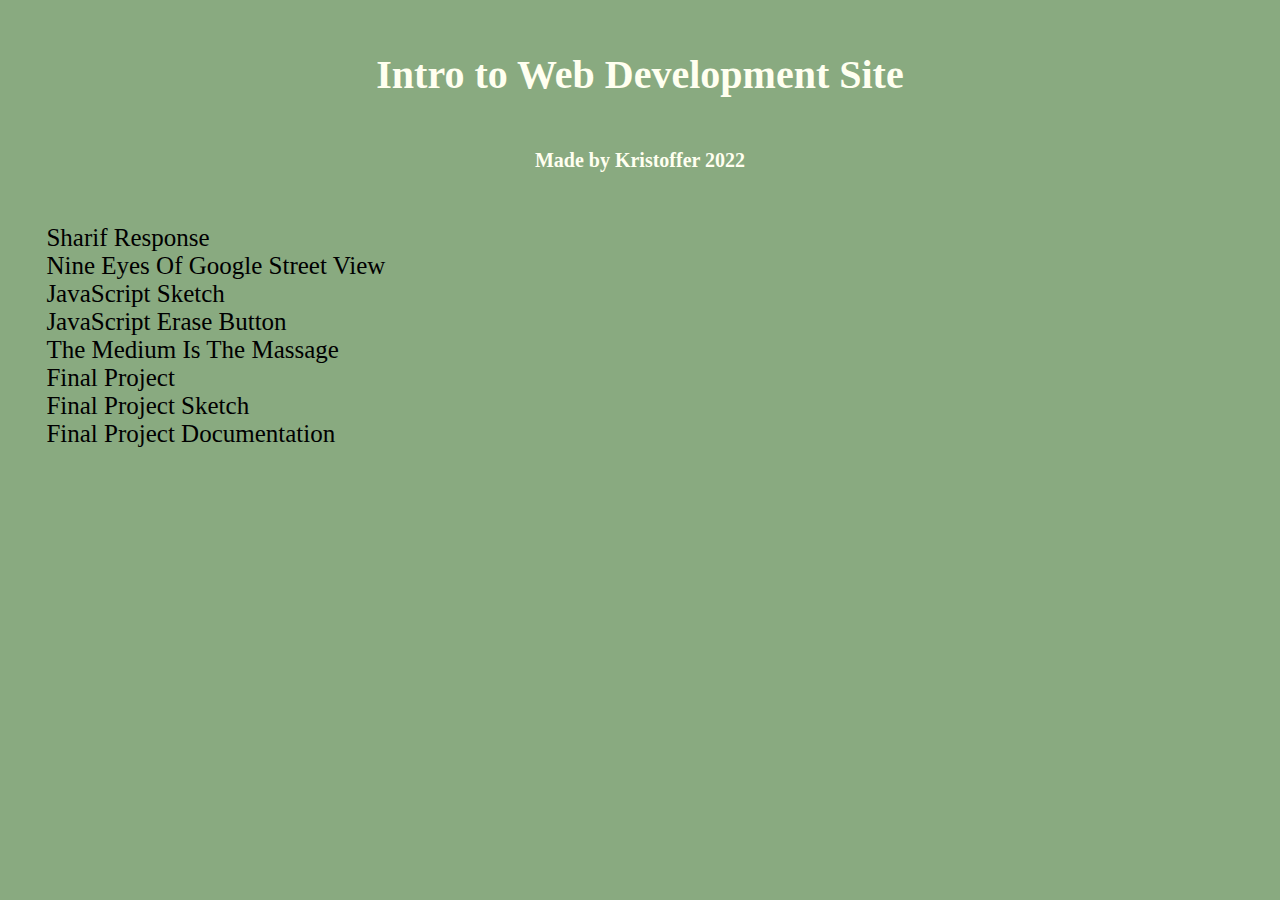
<file: index.html>
<!DOCTYPE html>
<html>
	<head>
		<meta name="viewport" content="width=device-width, initial-scale=1.0">
			<title>Kristoffer's Website</title>
		<style type=”text/css”></style>
			<link rel="stylesheet" href="index1.css">
	</head>
	<body>
		<header>
			<h1>Intro to Web Development Site </h1>
			<h2>Made by Kristoffer 2022</h2>
		</header>


		<main>
			
			<li><a href="./Sub pages/week05.html">Sharif Response</a></li>
			<li><a href="./Sub pages/index.html">Nine Eyes of Google Street View</a></li>
			<li><a href="./Sub pages/mySketch.html">JavaScript sketch</a></li>
			<li><a href="./Sub pages/erasebutton.html">JavaScript Erase Button</a></li>
			<li><a href="./Sub pages/TheMediumIsTheMassage2.html">The Medium is the Massage</a></li>
			<li><a href="./Sub pages/finalproject.html">Final Project</a></li>
			<li><a href="./Sub pages/final2.html">Final Project Sketch</a></li>
			<li><a href="./Sub pages/finalDoc.html">Final Project Documentation</a></li>
		
		</main>


	</body>

</html>
</file>
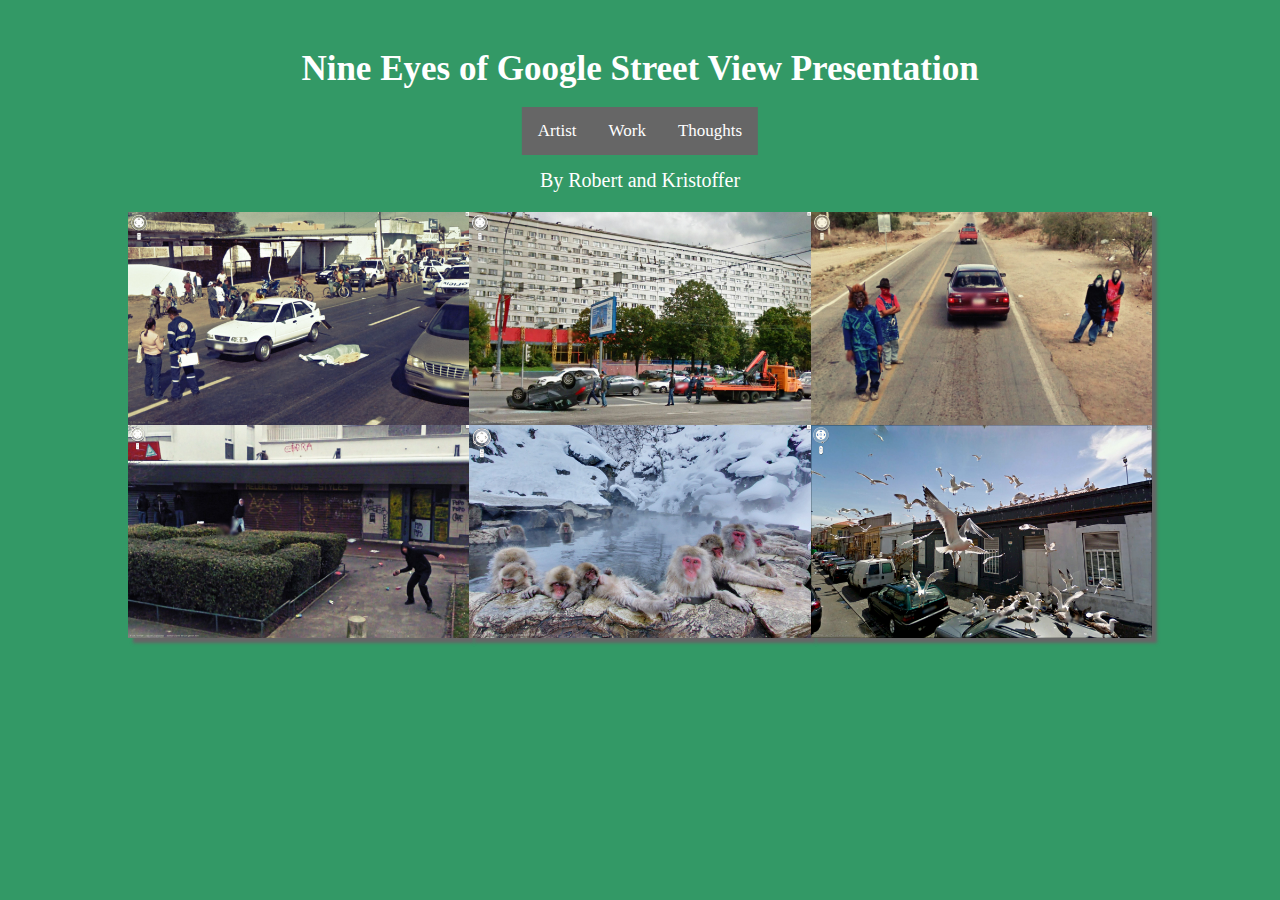
<file: Sub pages/index.html>
<!DOCTYPE html>
<html>
<head>
	<meta name="viewport" content="width=device-width, initial-scale=1.0">
		<title></title>
	<style type=”text/css”></style>
		<link rel="stylesheet" href="stylesheet.css">

</head>
<br>
<body>
	<header>
		<h1><a href="index.html">Nine Eyes of Google Street View Presentation</h1></a>
	</header>
<br/>

	<div class="center">
		<div class="topnav">
			<a href="Artist.html">Artist</a>
  			<a href="Work.html">Work</a>
  			<a href="Thoughts.html">Thoughts</a>
		</div>
	</div>
    <br>
        <p id="Creators">By Robert and Kristoffer</p>

<div class="frontpageimages">
    <img src="pic1.jpeg" id="frontpageimage1">

    <img src="pic2.jpeg" id="frontpageimage2">
    
    <img src="pic3.jpeg" id="frontpageimage3">

    <img src="pic4.jpeg" id="frontpageimage4">

    <img src="pic5.jpeg" id="frontpageimage5">

	<img src="pic6.jpg" id="frontpageimage6">
</div>











	

</body>
</html>
</file>
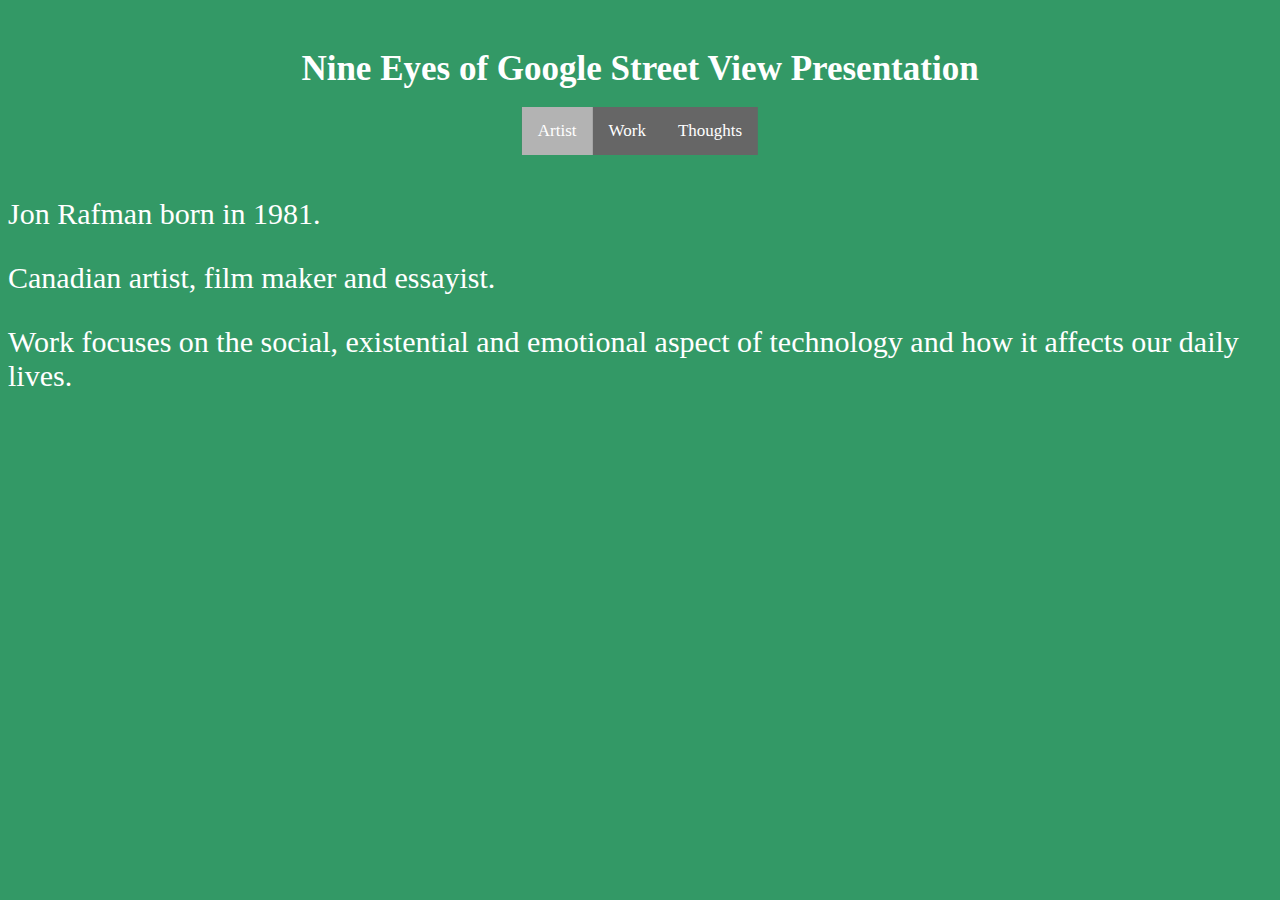
<file: Sub pages/Artist.html>
<!DOCTYPE html>
<html>
<head>
	<meta name="viewport" content="width=device-width, initial-scale=1.0">
		<title></title>
	<style type=”text/css”></style>
		<link rel="stylesheet" href="stylesheet.css">

</head>
<br>
<body>
	<header>
		<h1><a href="index.html">Nine Eyes of Google Street View Presentation</h1></a>
	</header>
<br/>

	<div class="center">
		<div class="topnav">
			<a class="active" href="Artist.html">Artist</a>
  			<a href="Work.html">Work</a>
  			<a href="Thoughts.html">Thoughts</a>
		</div>
	</div>

	<br>
	<br>

	<p>Jon Rafman born in 1981.</p>

	<p>Canadian artist, film maker and essayist.</p>

	<p>Work focuses on the social, existential and emotional aspect of technology and how it affects our daily lives.</p>



<br>
<br>
	

</body>
</html>
</file>
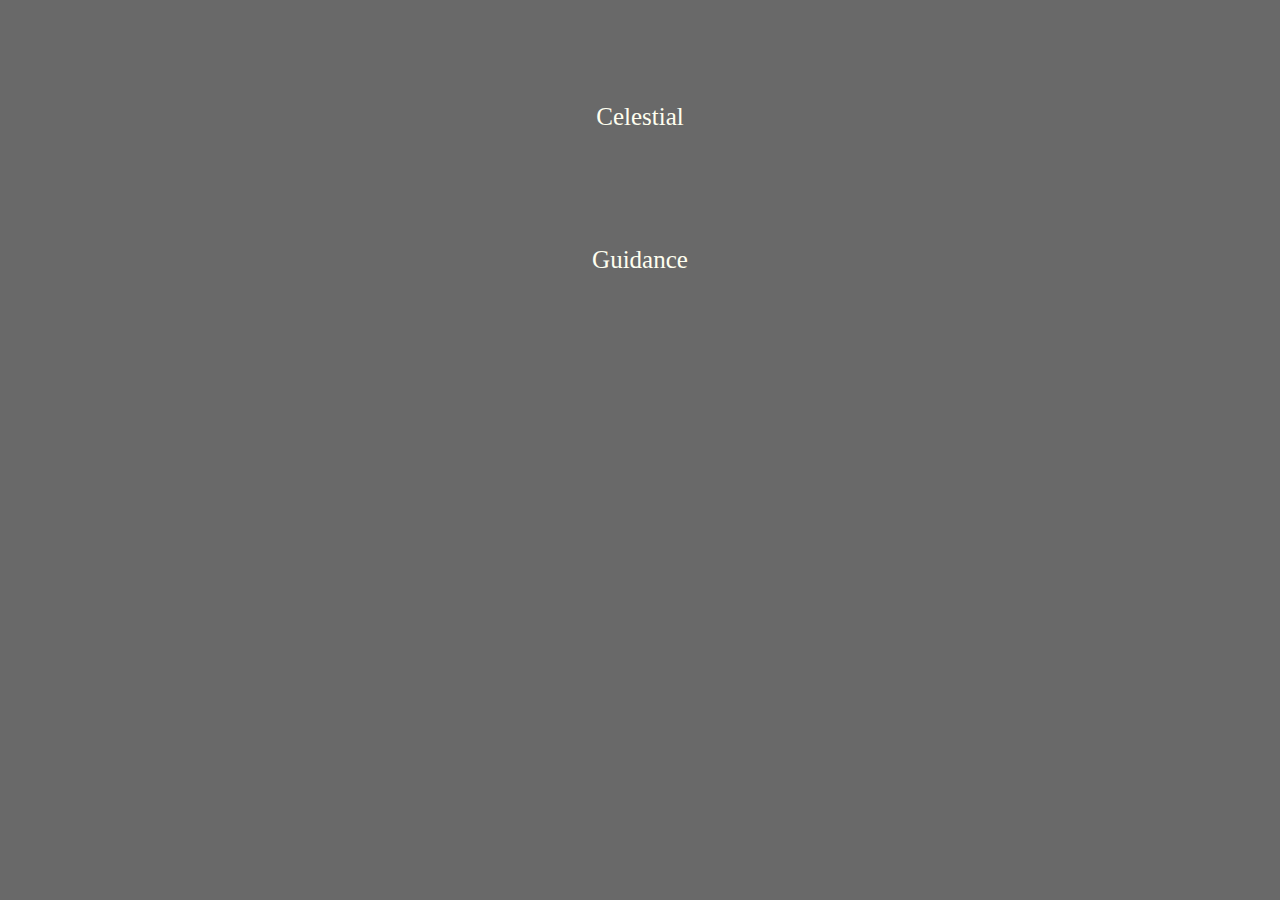
<file: Sub pages/celestialguidance.html>
<!DOCTYPE html>
<html>
	<head>
		<meta name="viewport" content="width=device-width, initial-scale=1.0">
			<title>Celestial Guidance</title>
		<style type=”text/css”></style>
			<link rel="stylesheet" href="week05.css">
	</head>
<br>
	<body>
		
		<p>Celestial</p>
			
		<p>Guidance</p>
			

	</body>
</html>
</file>
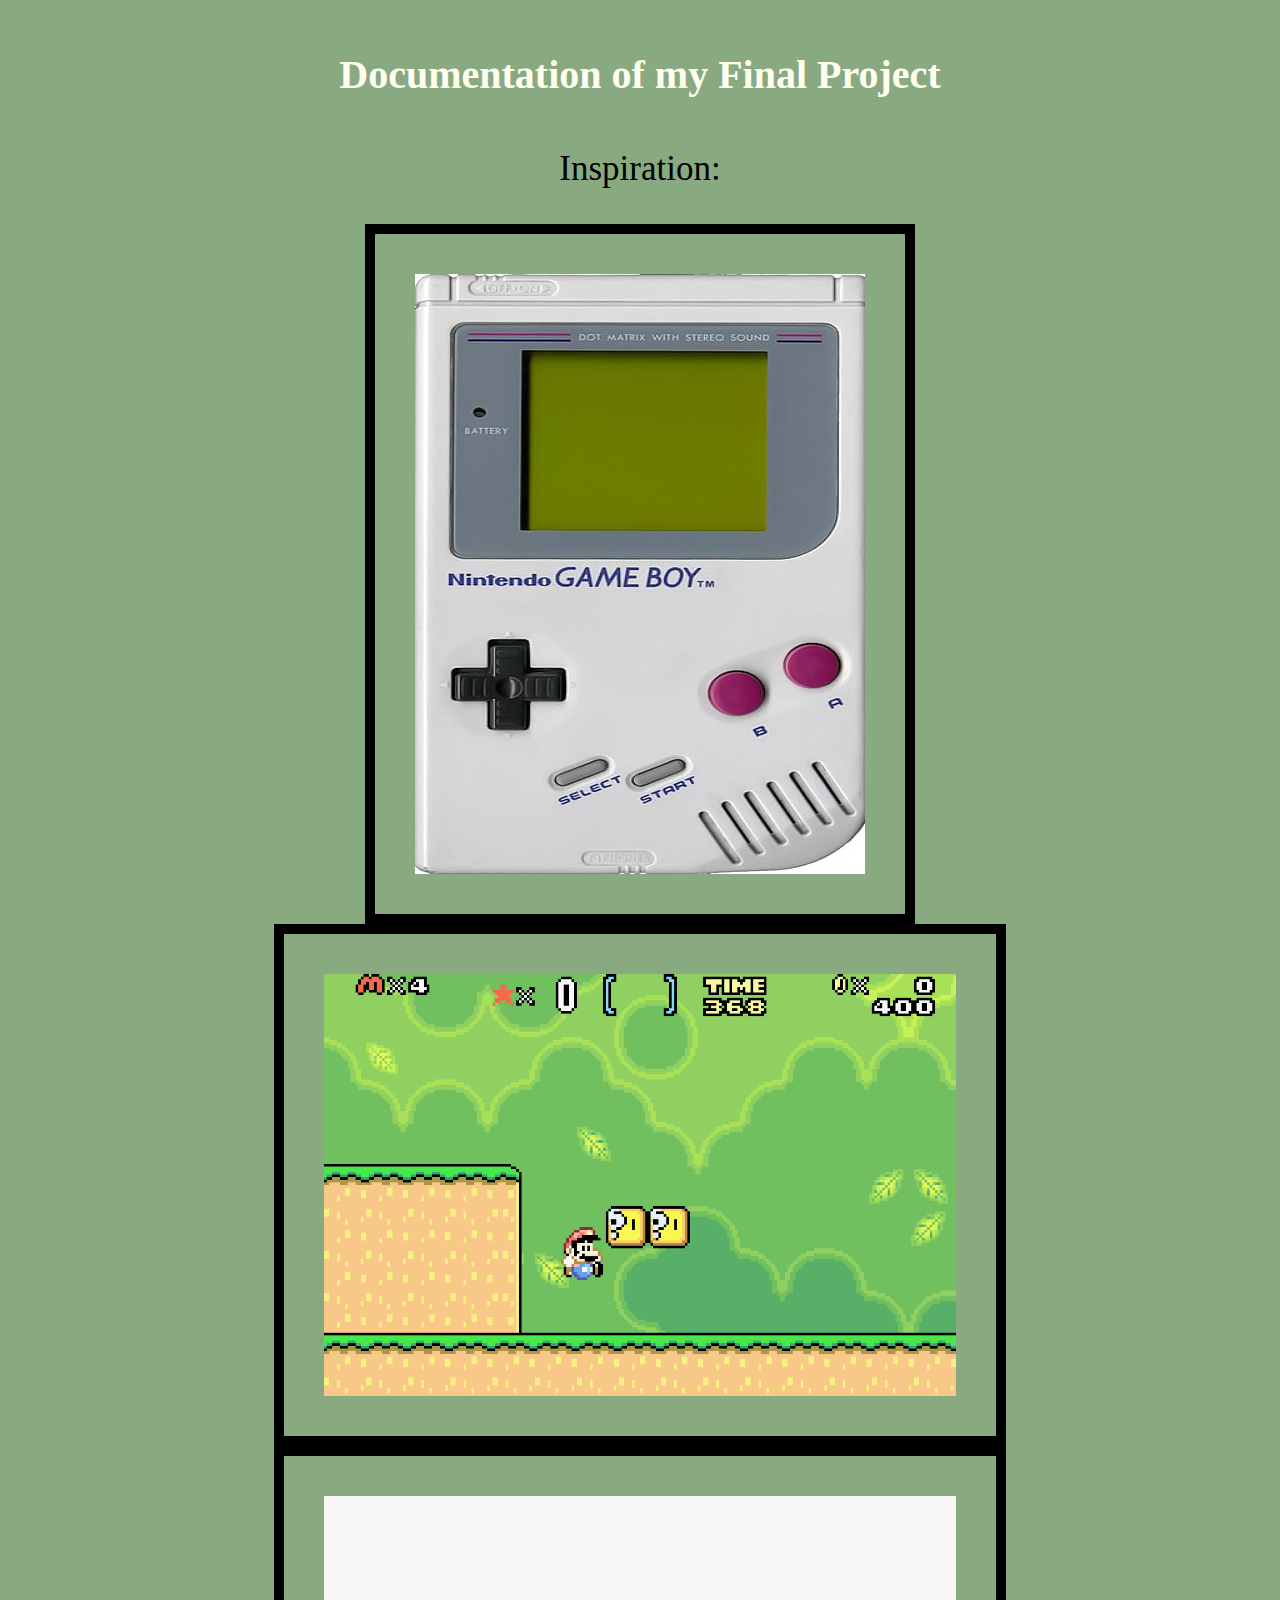
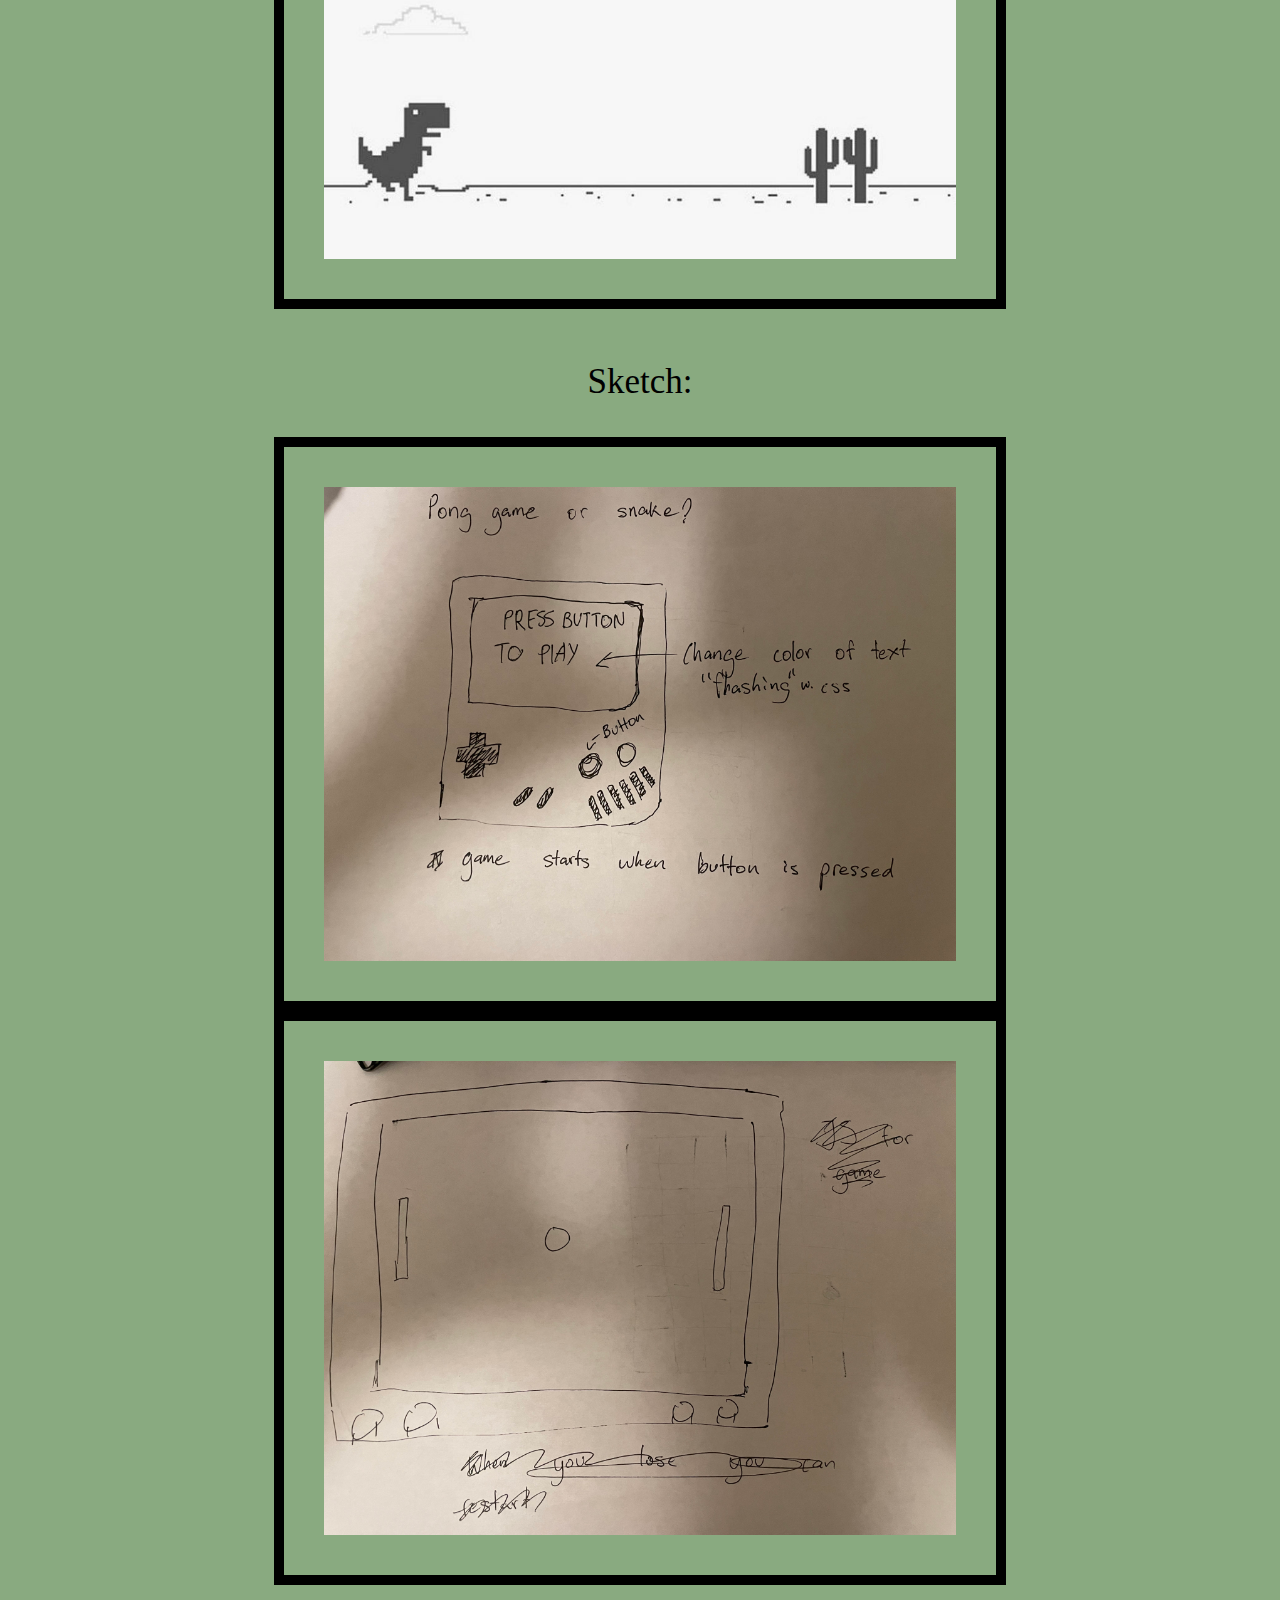
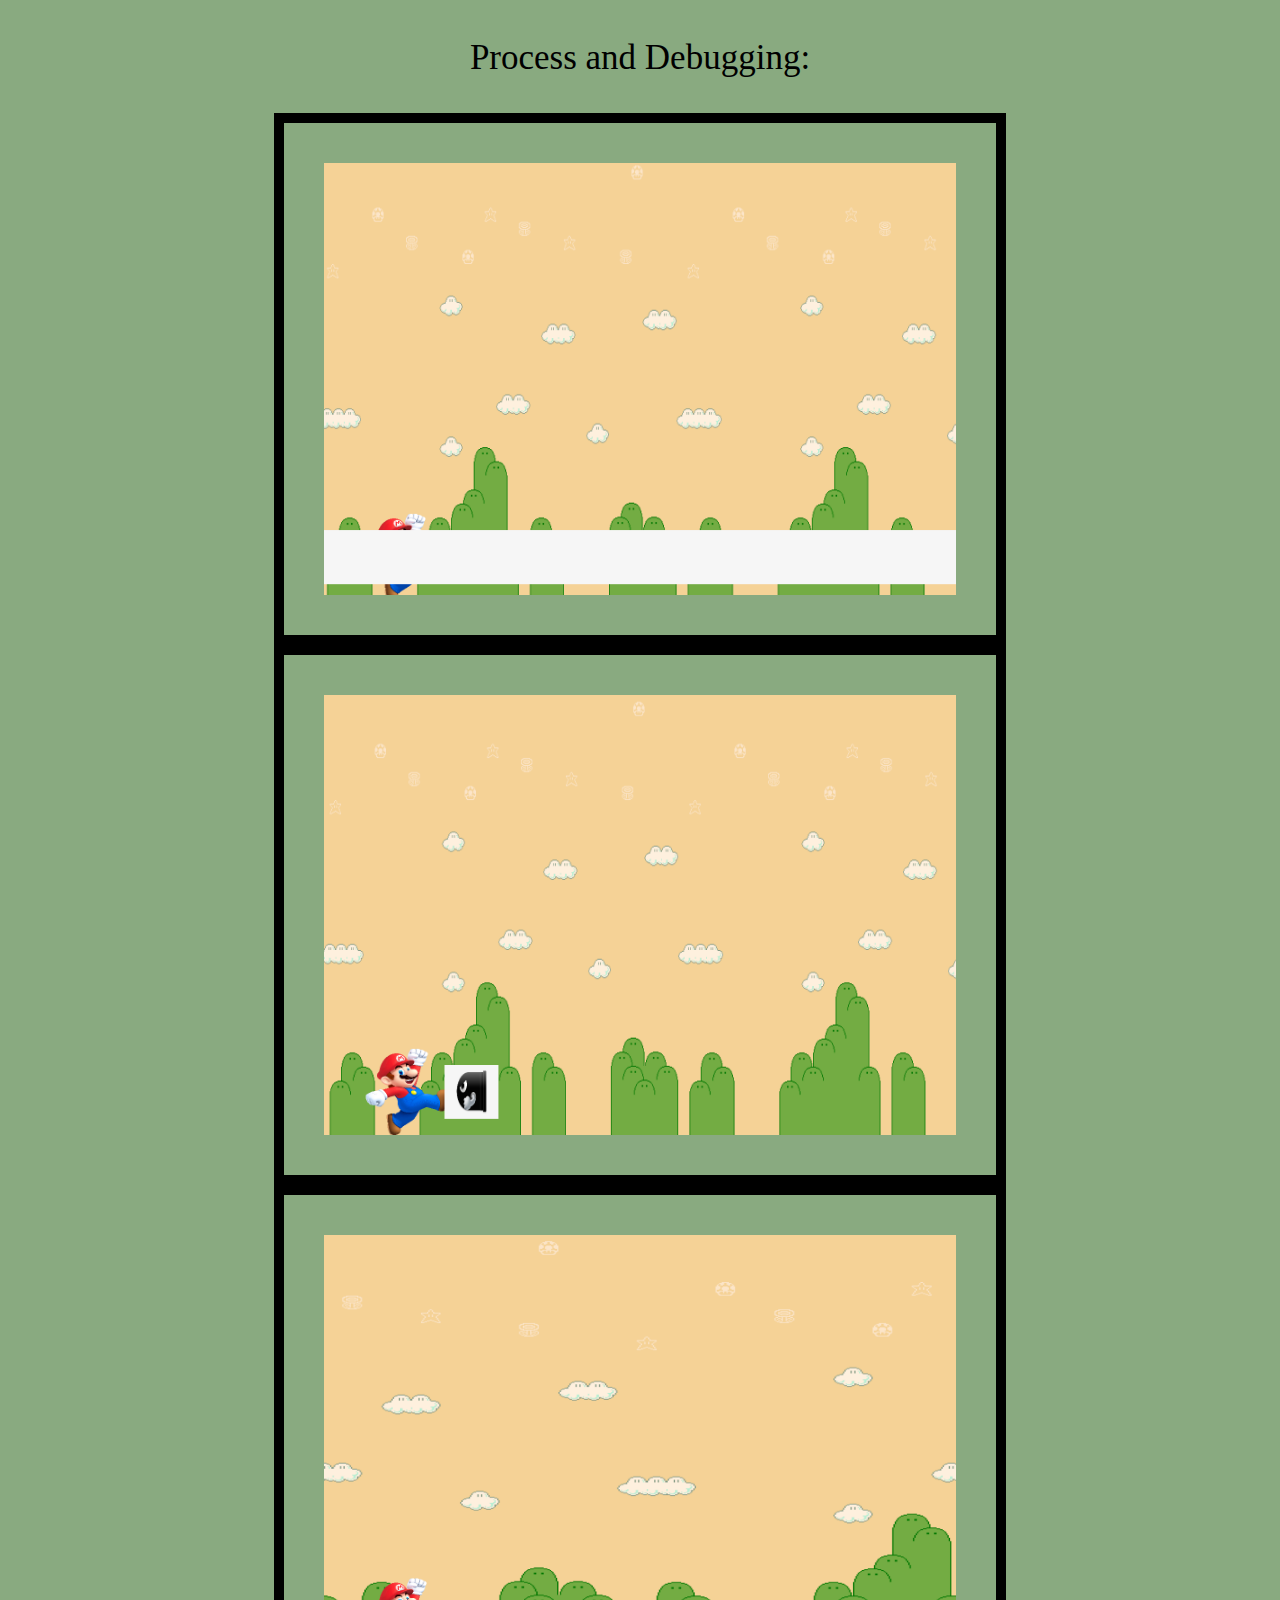
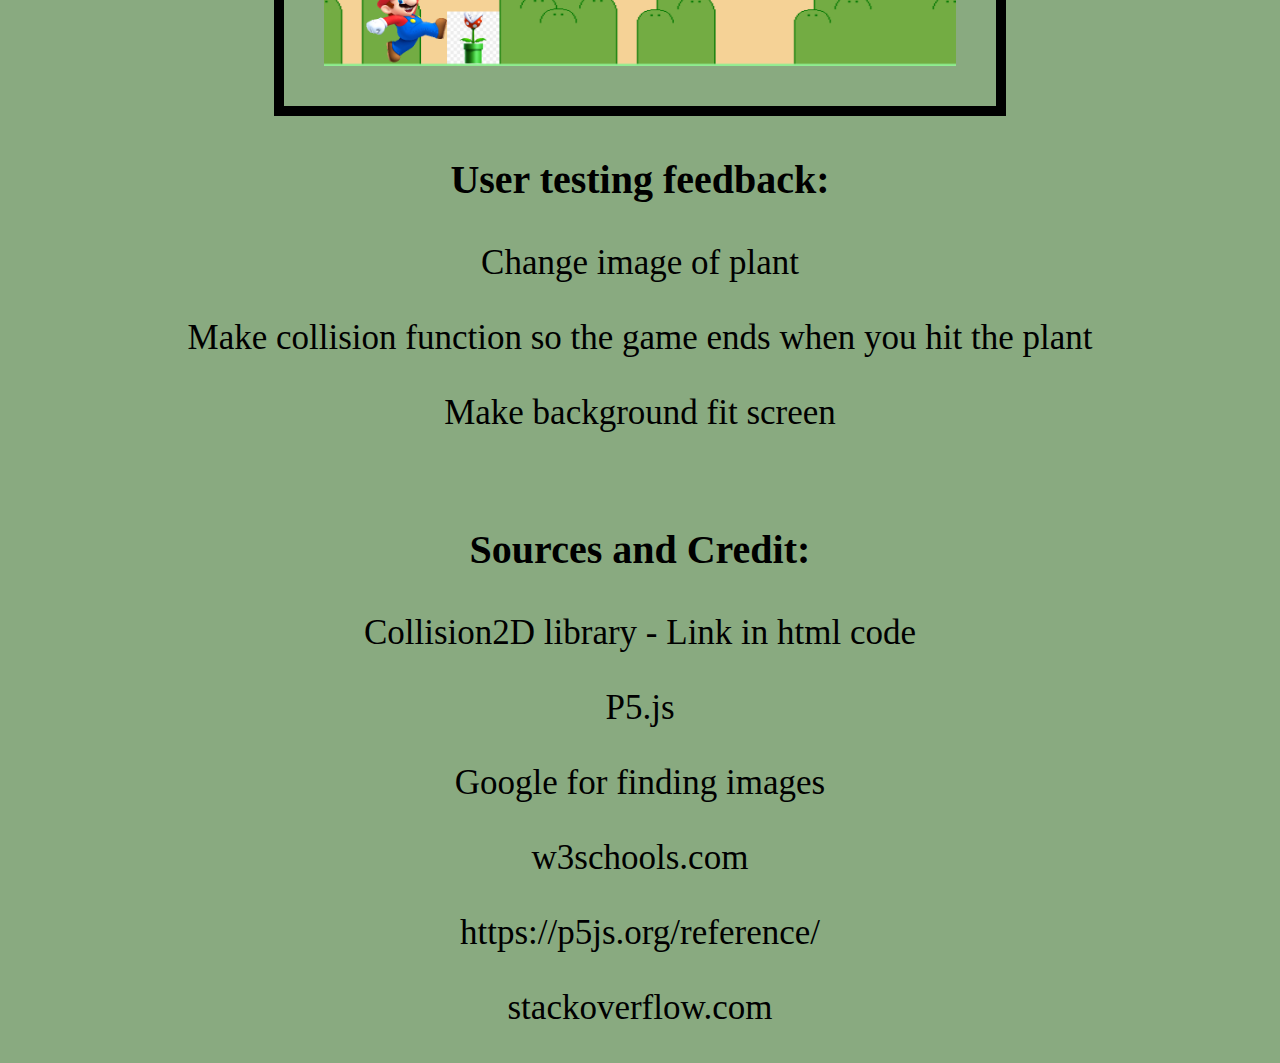
<file: Sub pages/finalDoc.html>
<html>
    <head>
      <title>Gameboy</title>
      <meta name="viewport" content="width=device-width, initial-scale=1.0">
      <style type=”text/css”></style>
      <link rel="stylesheet" href="index1.css">
    </head>
     <body>
      <h1>Documentation of my Final Project</h1>
      <main>
        <p>Inspiration:</p>
        <div class="inspirationgImg">
            <img src="inspiration.jpeg" alt="InspirationGameboy" style="width: 450px; height: 600px;">
        
            <img src="inspiration2.png" aalt="InspirationGame">

            <img src="dinosaurgame.jpeg" alt="InspirationGame2">
        </div>
        <br>
        <p>Sketch:</p>
        <div class="sketchImg">
            <img src="sketch2.jpeg" alt="sketch2">
        
            <img src="sketch1.jpeg" alt="sketch1">
        </div>
        <br>
        <p>Process and Debugging:</p>
        <div class="processImg">
            <img src="mario2.png" alt="process1">
        
            <img src="mario1.png" alt="process2">

            <img src="mario3.png" alt="process3">
        </div>

        <p id="feedback">User testing feedback:</p>
            <p>Change image of plant</p>
            <p>Make collision function so the game ends when you hit the plant</p>
            <p>Make background fit screen</p>

        <br>

        <p id="credits">Sources and Credit:</p>
            <p>Collision2D library - Link in html code</p>
            <p>P5.js</p>
            <p>Google for finding images</p>
            <p>w3schools.com</p>
            <p>https://p5js.org/reference/</p>
            <p>stackoverflow.com</p>
           
        


        
     </main>   
    </body>
  </html>
</file>
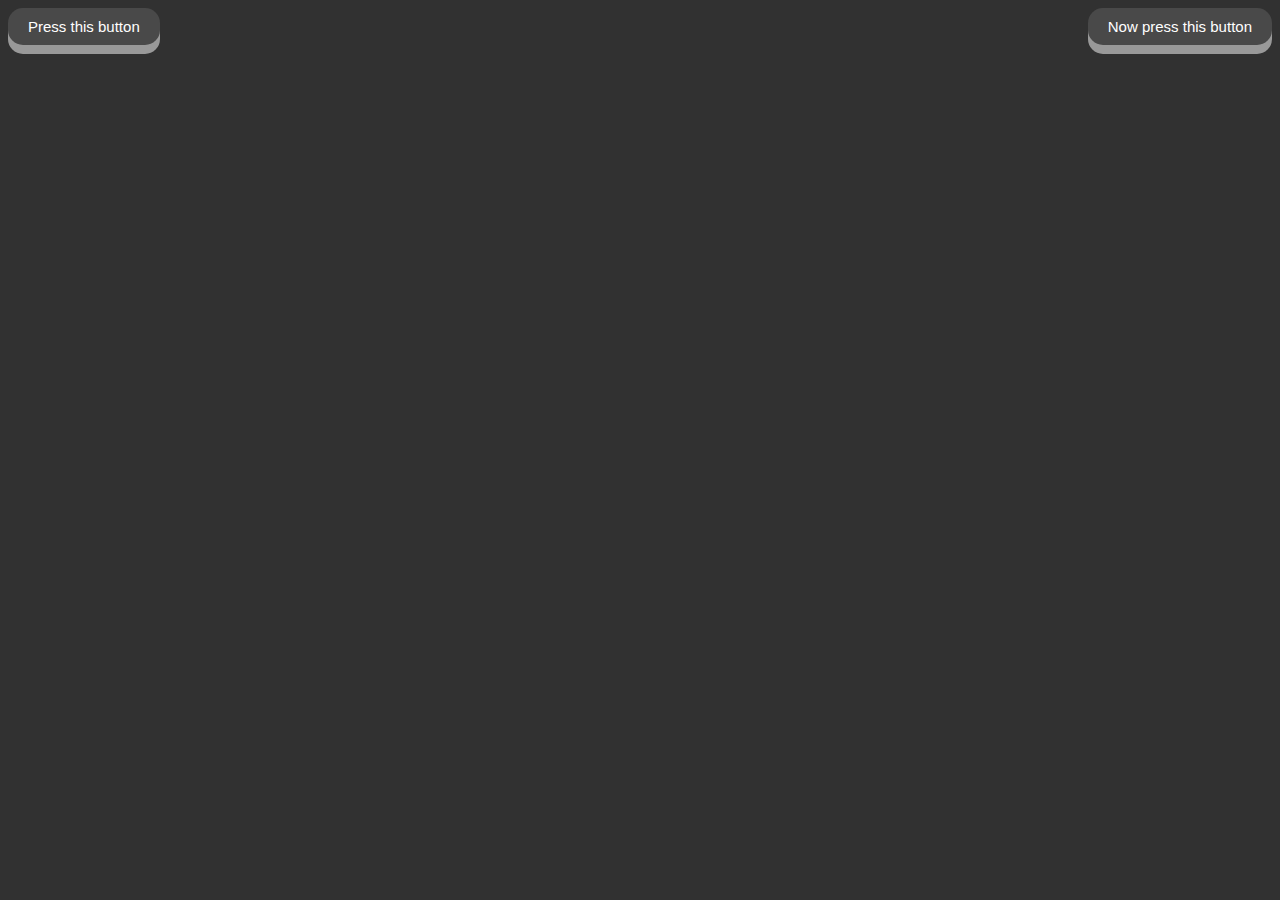
<file: Sub pages/TheMediumIsTheMassage2.html>
<html>
    <head>
      <title>The Medium is The Massage</title>
      <meta name="viewport" content="width=device-width, initial-scale=1.0">
      <script src="TheMediumIsTheMassage2.js" defer></script>
      <style type=”text/css”></style>
      <link rel="stylesheet" href="TheMediumIsTheMassage2.css">
    </head>
            <button id="textBtn" type="button">Press this button</button>
            <button id="clearBtn" type="button">Now press this button</button>
    <body>
      <main>
        <p id="message"></p>
            <p id="massage"></p>     
     </main>
    </body>
  </html>
</file>
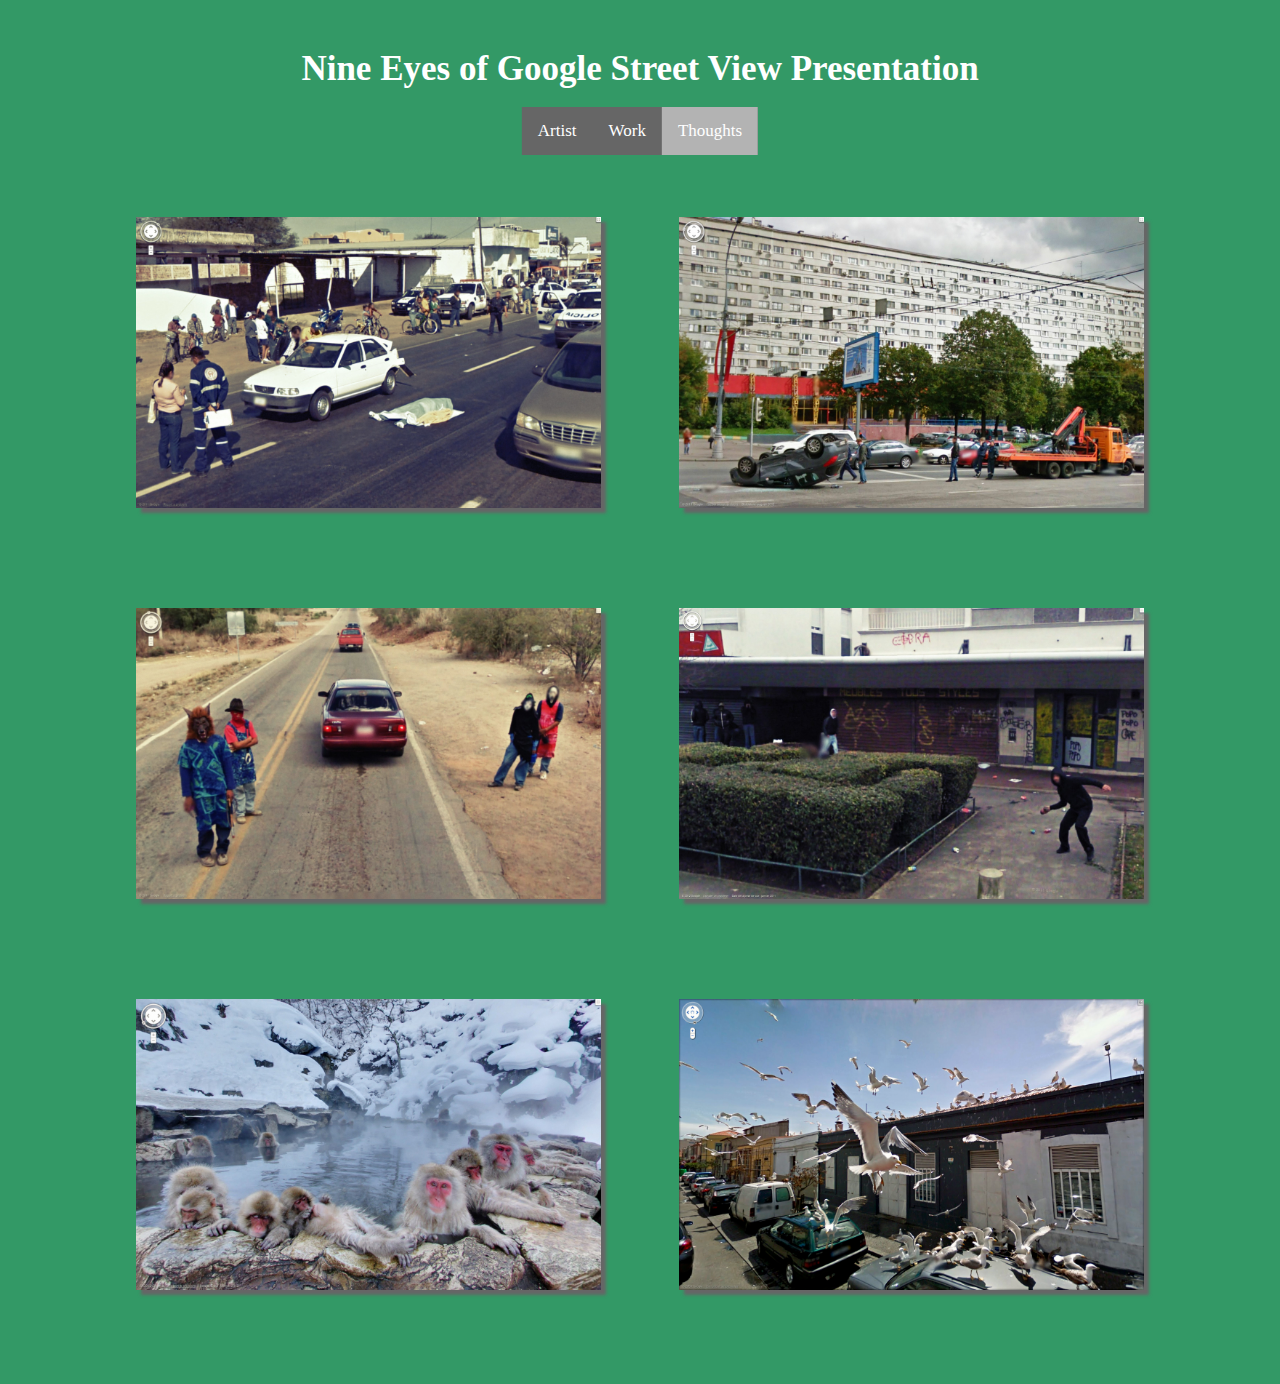
<file: Sub pages/Thoughts.html>
<!DOCTYPE html>
<html>
<head>
	<meta name="viewport" content="width=device-width, initial-scale=1.0">
		<title></title>
	<style type=”text/css”></style>
		<link rel="stylesheet" href="stylesheet.css">

</head>
<br>
<body>
	<header>
		<h1><a href="index.html">Nine Eyes of Google Street View Presentation</h1></a>
	</header>
<br/>

	<div class="center">
		<div class="topnav">
			<a href="Artist.html">Artist</a>
  			<a href="Work.html">Work</a>
  			<a class="active" href="Thoughts.html">Thoughts</a>
		</div>
	</div>

	<br>
	<br>
<div class="flex-container">
	<div class="container">
		<div class="float-child">
			<img src="pic1.jpeg" class="image">
			<div class="overlay">
		  		<div class="text">Dead person in the middle of the road. Shows how Google Street View takes images without concerns for ethics or aesthetics, but just captures the moment.</div>
			</div>
		</div>
	</div>
  	<div class="container">
		<div class="float-child">
			<img src="pic2.jpeg" class="image">
			<div class="overlay">
		  		<div class="text">Aftermath of a car crash. Similar to the dead person picture, it shows the raw and uncut moment that Google Street View captures.</div>
			</div>
		</div>
	</div>
</div>
<div class="flex-container">
	<div class="container">
		<div class="float-child">
			<img src="pic3.jpeg" class="image">
			<div class="overlay">
		  		<div class="text">Masked people. Some people dislike having their pictures taken, some ignore it and others think its funny or interesting and might even pose for the camera.</div>
			</div>
		</div>
	</div>
  	<div class="container">
		<div class="float-child">
			<img src="pic4.jpeg" class="image">
			<div class="overlay">
		  		<div class="text">Although most people in street view images often ignore the camera, it is interesting to see how some react to their photo being taken. While most make friendly gestures, others may appear aggressive.</div>
			</div>
		</div>
	</div>
</div>
<div class="flex-container">
	<div class="container">
		<div class="float-child">
			<img src="pic5.jpeg" class="image">
			<div class="overlay">
		  		<div class="text">Google's imagery is an automated process that Rafman describes as "artless and indifferent," yet at times it still captures the beauty of nature.</div>
			</div>
		</div>
	</div>
  	<div class="container">
		<div class="float-child">
			<img src="pic6.jpg" class="image">
			<div class="overlay">
		  		<div class="text">The instantaneous nature of photography has the power to capture events and people in the moment. While most focus on the scenes of everyday life for humans, it is interesting to see the presence of nature, even in urban street settings.</div>
			</div>
		</div>
	</div>
</div>

<br>
<br>
	<footer></footer>

</body>
</html>
</file>
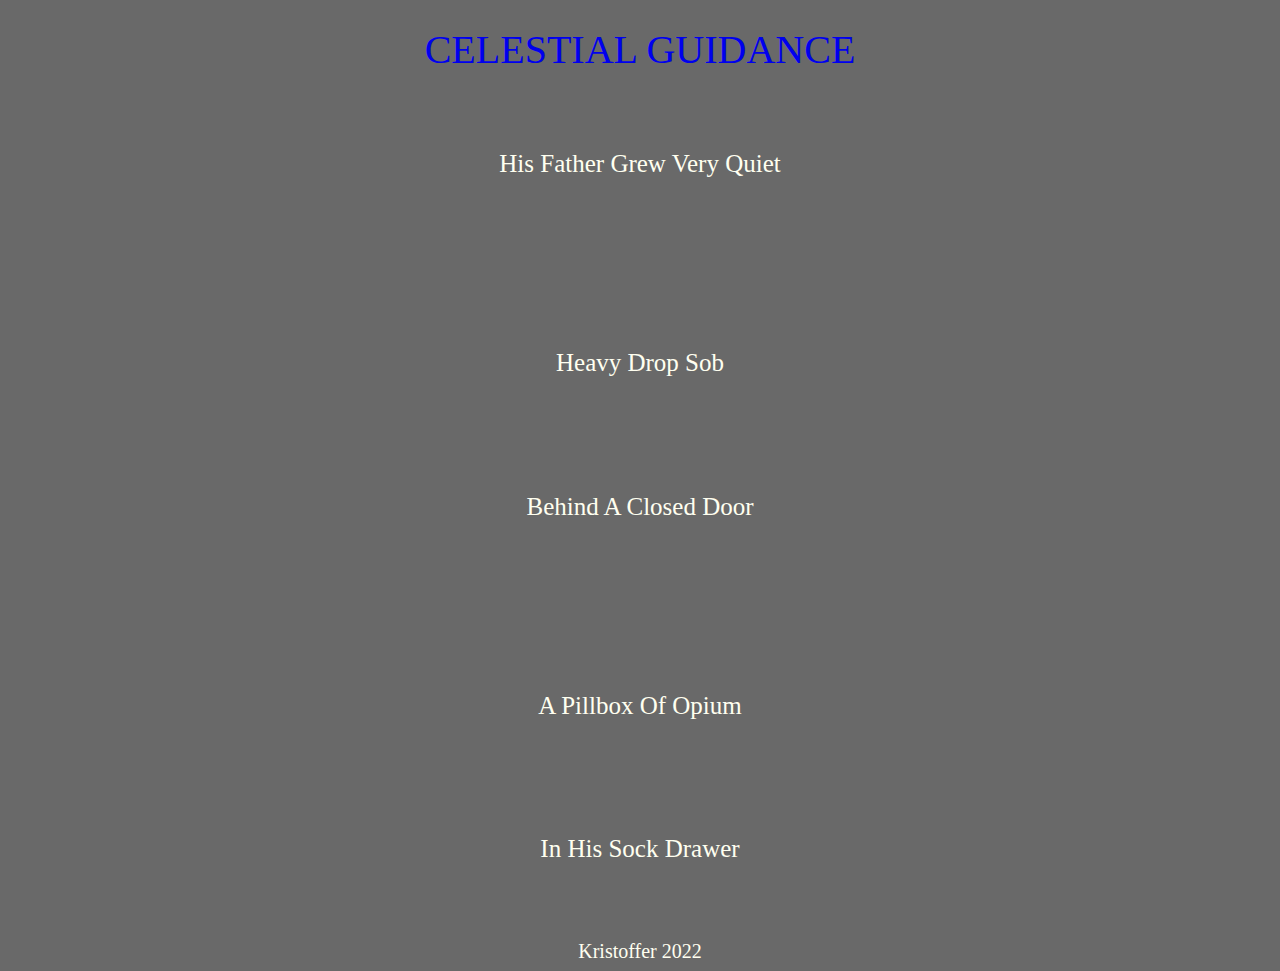
<file: Sub pages/week05.html>
<!DOCTYPE html>
<html>
	<head>
		<meta name="viewport" content="width=device-width, initial-scale=1.0">
			<title>Week 05</title>
		<style type=”text/css”></style>
			<link rel="stylesheet" href="week05.css">
	</head>
<br>
	<body>
		<header>
			<a href="celestialguidance.html">Celestial Guidance</a>
		</header>

		<main>
		
			<p>His father grew very quiet</p>
			<br>
			<p>heavy drop sob</p>
			<p>behind a closed door</p>
			<br>
			<p>A pillbox of opium</p>
			<p>in his sock drawer</p>



		</main>



	

	</body>

	<footer>Kristoffer 2022 </footer>
</html>
</file>
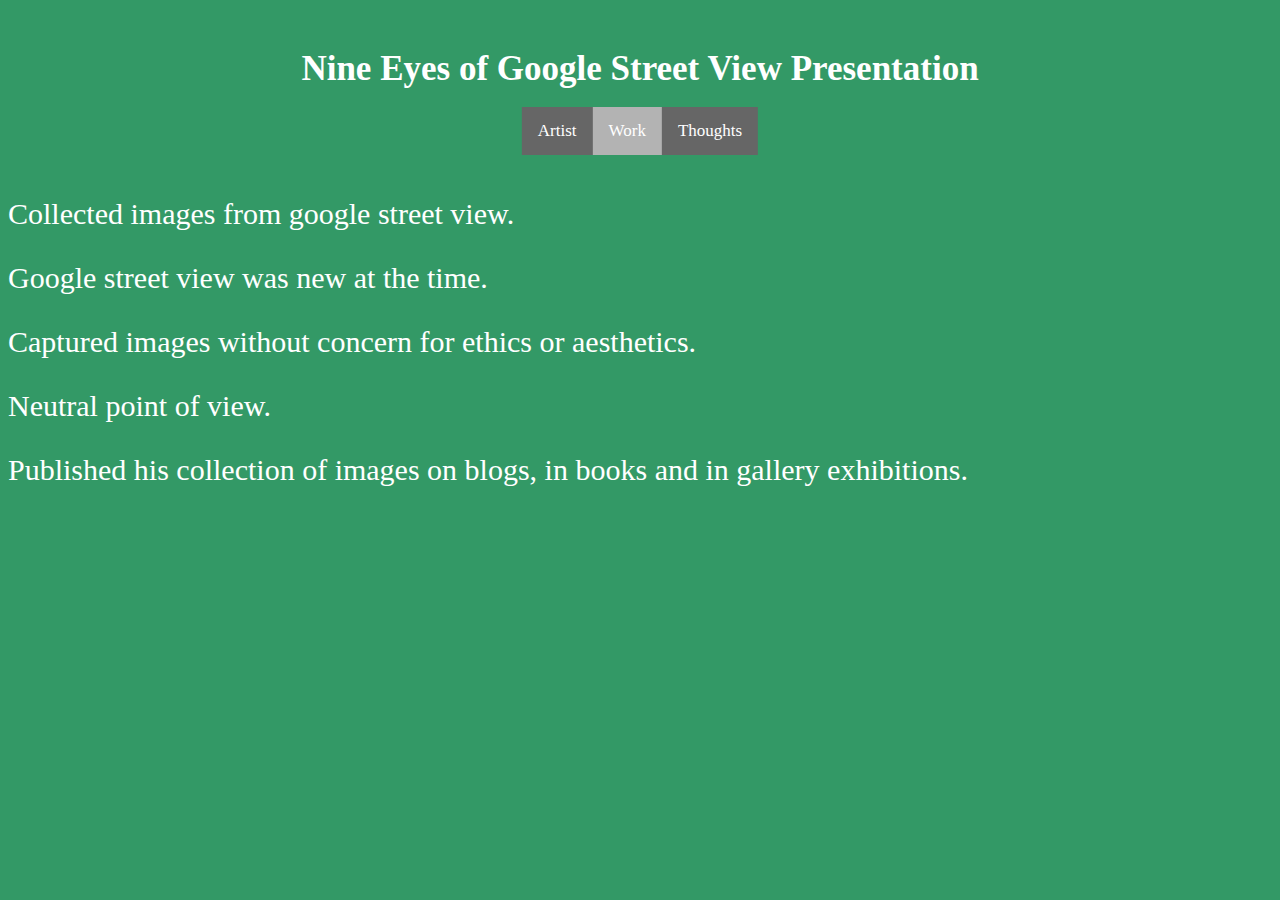
<file: Sub pages/Work.html>
<!DOCTYPE html>
<html>
<head>
	<meta name="viewport" content="width=device-width, initial-scale=1.0">
		<title></title>
	<style type=”text/css”></style>
		<link rel="stylesheet" href="stylesheet.css">

</head>
<br>
<body>
	<header>
		<h1><a href="index.html">Nine Eyes of Google Street View Presentation</h1></a>
	</header>
<br/>

	<div class="center">
		<div class="topnav">
			<a href="Artist.html">Artist</a>
			<a class="active" href="Work.html">Work</a>
  			<a href="Thoughts.html">Thoughts</a>
		</div>
	</div>

	<br>
	<br>

	<p>Collected images from google street view.</p>

	<p>Google street view was new at the time.</p>

	<p>Captured images without concern for ethics or aesthetics.</p>

	<p>Neutral point of view.</p>

	<p>Published his collection of images on blogs, in books and in gallery exhibitions.</p>




<br>
<br>

</body>
</html>
</file>
<file: index1.css>
body {
	background-color: #89AA80;

}

img {
	width: 30vw;
	border: solid black 10px;
	padding: 40px;
	display: block;
  	width: 50%;
  	height: auto;
  	margin-left: auto;
  	margin-right: auto; 
  }

  h1 {
  	color: ivory;
	font-size: 40px;
	border: 7px;
	margin: 4vw;
	text-align: center;
 }
 h2 {
  	color: ivory;
	font-size: 20px;
	border: 7px;
	margin: 4vw;
	text-align: center;
 }

a {
	font-size: 25px;
	padding: 1vw;
	margin: 2vw;
	text-transform: capitalize;
	color: ivory
	-webkit-transition: color 2s;
	transition: color 2s;
	text-decoration: none;
}

a:link {
	color:black;
}

a:hover {
	color: ivory;
	text-decoration: none;
}

footer {
	font-size: 20px;
	color: ivory;
	text-align: center;
}

.inspirationImg {
	flex-direction: row;
	display: flex;
	justify-content: center;
	flex-flow: row wrap;
	display: block;
	margin-left: auto;
	margin-right: auto;
  }

  p {
	color: black;
	text-align: center;
	font-size: 35px;
	font-weight: 200;
	font-family: "Times new roman", Times, serif;
  }

  #feedback {
	color: black;
	text-align: center;
	font-size: 40px;
	font-weight: bold;
	font-family: "Times new roman", Times, serif;
  }

  #credits {
	color: black;
	text-align: center;
	font-size: 40px;
	font-weight: bold;
	font-family: "Times new roman", Times, serif;
  }
</file>
<file: Sub pages/stylesheet.css>
body {
  background-color: #339966;
}
h1 {
  color: white;
  text-align: center;
  font-family: "Times new roman", Times, serif;
  font-size: 35px;
}
a:link {
  color: white;
  text-decoration: none;
}

a:visited {
  color: white;
  text-decoration: none;
}


a:hover {
  color: white;
  text-decoration: none;
}


a:active {
  color: white;
  text-decoration: none;
}

p {
  color: white;
  text-align: left;
  font-size: 30px;
  font-family: "Times new roman", Times, serif;
}

#Creators {
  color: white;
  text-align: center;
  font-size: 20px;
  font-family: "Times new roman", Times, serif;
}

.frontpageimages {
  flex-direction: row;
  display: flex;
  justify-content: center;
  flex-flow: row wrap;
}

#frontpageimage1 {
  width: 27%;
  height: 27%;
  box-shadow: 5px 5px 3px #666666;
}
#frontpageimage2 {
  width: 27%;
  height: 27%; 
  box-shadow: 5px 5px 3px #666666;
}

#frontpageimage3 {
  width: 27%;
  height: 27%;
  box-shadow: 5px 5px 3px #666666;
}
#frontpageimage4 {
  width: 27%;
  height: 27%;
  box-shadow: 5px 5px 3px #666666;
}
#frontpageimage5 {
  width: 27%;
  height: 27%;
  box-shadow: 5px 5px 3px #666666;
}

#frontpageimage6 {
  width: 27%;
  height: 27%;
  box-shadow: 5px 5px 3px #666666;
}

.topnav {
  background-color: #666666;
  overflow: hidden;
}

.topnav a {
  float: center;
  color: white;
  text-align: center;
  padding: 14px 16px;
  text-decoration: none;
  font-size: 17px;
}
.center {
  float: none;
  position: absolute;
  left: 50%;
  transform: translate(-50%, -50%);
}

.topnav a:hover {
  background-color: #b3b3b3;
  color: white;
}
.topnav a.active {
  background-color: #b3b3b3;
  color: white;
}

.topnav a {
  float: left;
  color: white;
  text-align: center;
  padding: 14px 16px;
  text-decoration: none;
  font-size: 17px;
}
.image {
  display: block;
  height: auto;
  width: 100%;
}

.overlay{
  position: absolute;
  top: 0;
  bottom: 0;
  left: 0;
  right: 0;
  height: 100%;
  width: 100%;
  opacity: 0;
  transition: .5s ease;
  background-color: #136b3f;
}

.text{
  color: white;
  font-size: 20px;
  position: absolute;
  top: 50%;
  left: 50%;
  -webkit-transform: translate(-50%, -50%);
  -ms-transform: translate(-50%, -50%);
  transform: translate(-50%, -50%);
  text-align: center;
}

.container {
  position: relative;
  height:auto;
  width: 40%;

}
.container:hover .overlay {
  opacity: 1;
}
.float-child{
  flex: 1;
  box-shadow: 5px 5px 3px #666666;
}
.flex-container{
  padding: 50px;
  display:flex;
  justify-content:center;
  justify-content:space-evenly;
  flex-direction: row;
  
}
</file>
<file: Sub pages/week05.css>
body {
	background-color: dimgrey;
	text-align: center;
}

img {
	background-color: pink;
	width: 30vw;
	border: solid black 10px;
	padding: 40px;
	display: block;
  	width: 50%;
  	height: auto;
  	margin-left: auto;
  	margin-right: auto; 
  }


a {
	font-size: 40px;
	padding: 4vw;
	margin: 4vw;
	text-transform: uppercase;
	color: black
	-webkit-transition: color 3s;
	transition: color 3s;
	text-decoration: none;
}

a:hover {
	color: ivory;
}
p {
	font-size: 25px;
	padding: 3vw;
	text-transform: capitalize;
	margin: 3vw;
	color: ivory;
	border-radius: 8px;

}



footer {
	font-size: 20px;
	color: ivory;
}
</file>
<file: Sub pages/index1.css>
body {
	background-color: #89AA80;

}

img {
	width: 30vw;
	border: solid black 10px;
	padding: 40px;
	display: block;
  	width: 50%;
  	height: auto;
  	margin-left: auto;
  	margin-right: auto; 
  }

  h1 {
  	color: ivory;
	font-size: 40px;
	border: 7px;
	margin: 4vw;
	text-align: center;
 }
 h2 {
  	color: ivory;
	font-size: 20px;
	border: 7px;
	margin: 4vw;
	text-align: center;
 }

a {
	font-size: 25px;
	padding: 1vw;
	margin: 2vw;
	text-transform: capitalize;
	color: ivory
	-webkit-transition: color 2s;
	transition: color 2s;
	text-decoration: none;
}

a:link {
	color:black;
}

a:hover {
	color: ivory;
	text-decoration: none;
}

footer {
	font-size: 20px;
	color: ivory;
	text-align: center;
}

.inspirationImg {
	flex-direction: row;
	display: flex;
	justify-content: center;
	flex-flow: row wrap;
	display: block;
	margin-left: auto;
	margin-right: auto;
  }

  p {
	color: black;
	text-align: center;
	font-size: 35px;
	font-weight: 200;
	font-family: "Times new roman", Times, serif;
  }

  #feedback {
	color: black;
	text-align: center;
	font-size: 40px;
	font-weight: bold;
	font-family: "Times new roman", Times, serif;
  }

  #credits {
	color: black;
	text-align: center;
	font-size: 40px;
	font-weight: bold;
	font-family: "Times new roman", Times, serif;
  }
</file>
<file: Sub pages/TheMediumIsTheMassage2.css>
body {
    background-color: 313131;
    }

#message {
    text-transform: uppercase;
    font: 29px Arial, Helvetica, sans-serif;;
    writing-mode: vertical-rl;
    text-orientation: upright;
    letter-spacing: .1.5rem;
    word-spacing: -0.5rem;
    color: whitesmoke;
    margin-left: auto;
    margin-right: auto;
    
}


#massage {
    text-transform: uppercase;
    font: 29px Arial, Helvetica, sans-serif;;
    letter-spacing: .4rem;
    word-spacing: .5rem;
    position: relative;
    top: -126.8px;
    left: 138.6px;
    color: A1A1A1;
    margin-left: auto;
    margin-right: auto;
}



#clearBtn {
    display: inline-block;
    padding: 10px 20px;
    font-size: 15px;
    cursor: pointer;
    text-align: center;
    text-decoration: none;
    outline: none;
    color: #fff;
    background-color: 494949;
    border: none;
    border-radius: 15px;
    box-shadow: 0 9px #999;
    float: right;
  }
  
  #clearBtn:hover {
    background-color: 494949;
  }
  
  #clearBtn:active {
    background-color: 494949;
    box-shadow: 0 5px #666;
    transform: translateY(4px);
  }


#textBtn {
    display: inline-block;
    padding: 10px 20px;
    font-size: 15px;
    cursor: pointer;
    text-align: center;
    text-decoration: none;
    outline: none;
    color: #fff;
    background-color: 494949;
    border: none;
    border-radius: 15px;
    box-shadow: 0 9px #999;
    float: left;  
}

#textBtn:hover {
background-color: 494949;
}

#textBtn:active {
background-color: 494949;
box-shadow: 0 5px #666;
transform: translateY(5px);
}
</file>
